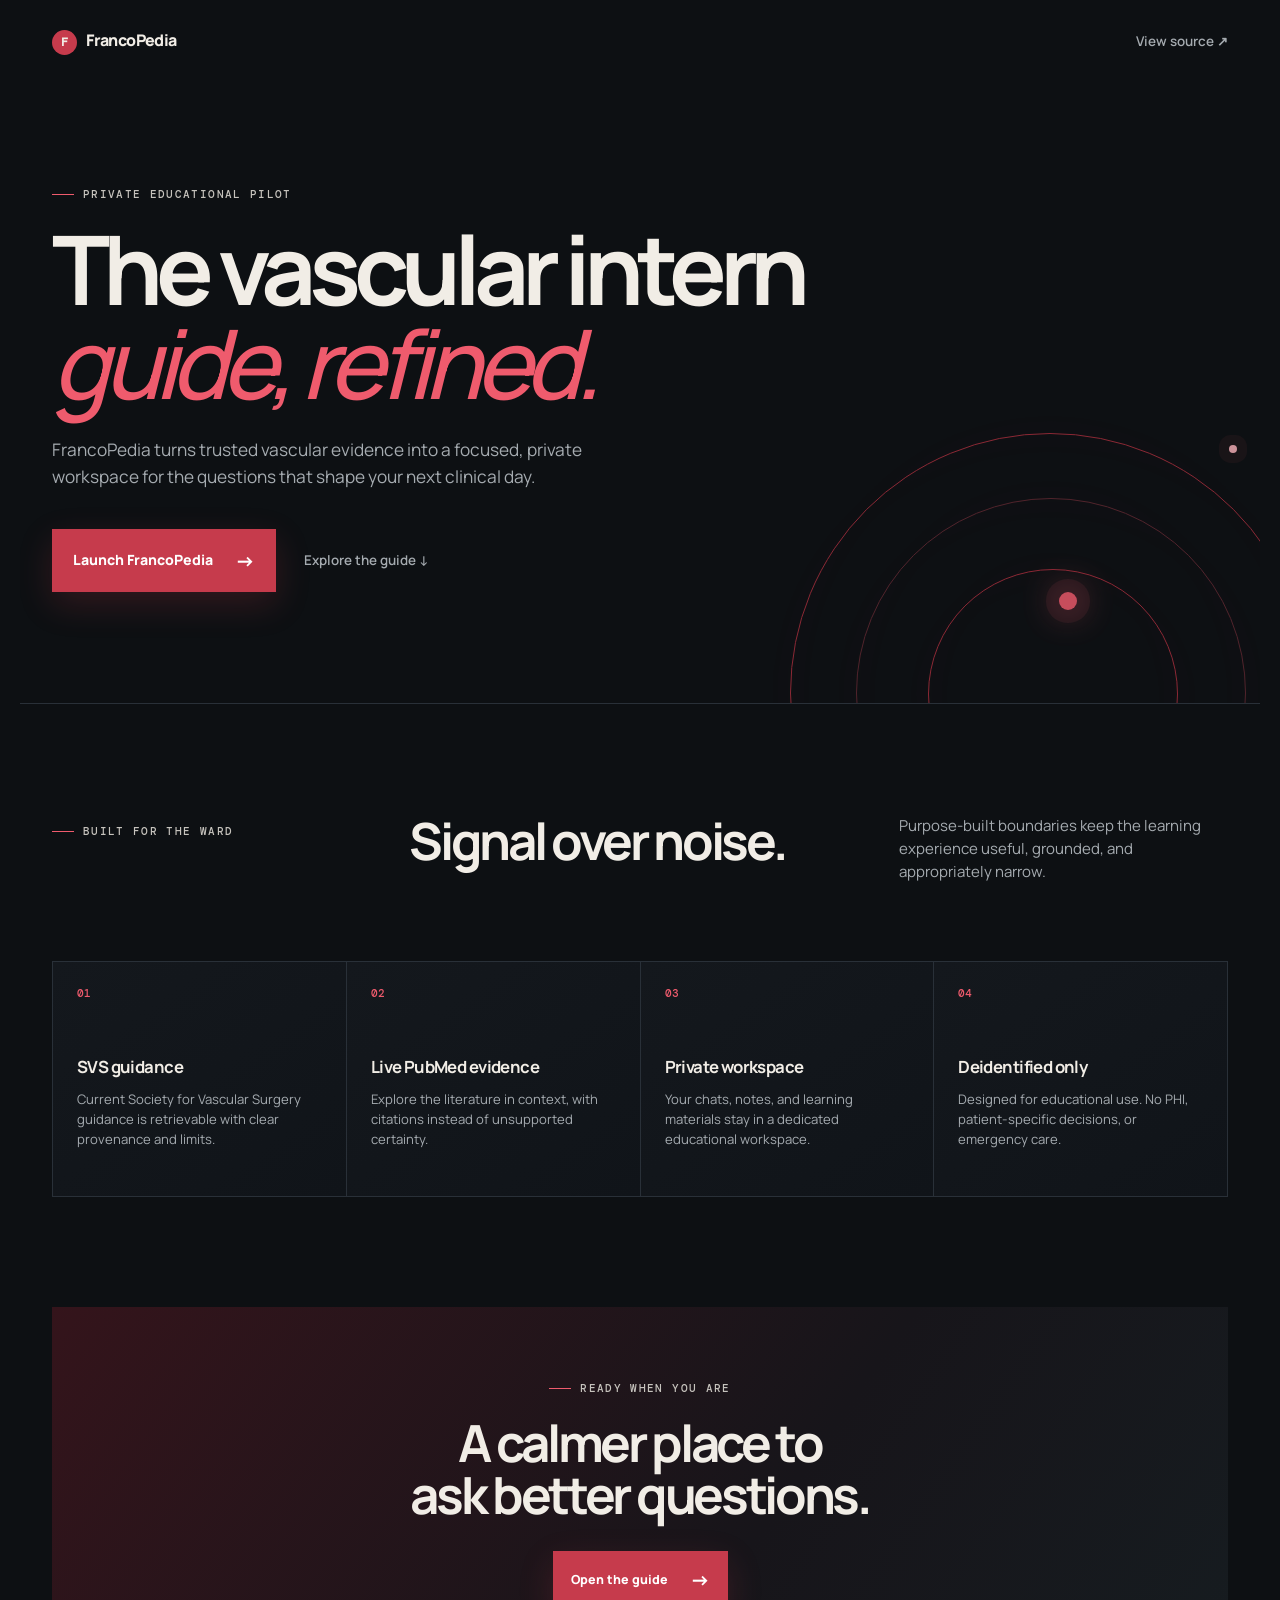
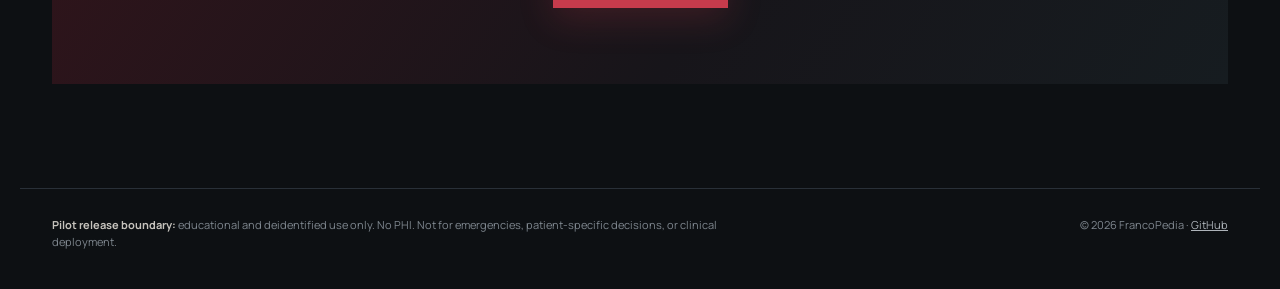
<file: index.html>
<!doctype html><html lang="en"><head><meta charset="utf-8"><meta name="viewport" content="width=device-width,initial-scale=1"><meta http-equiv="refresh" content="0; url=landing/"><link rel="canonical" href="landing/"><title>FrancoPedia</title></head><body><p><a href="landing/">Open FrancoPedia</a></p></body></html>
</file>
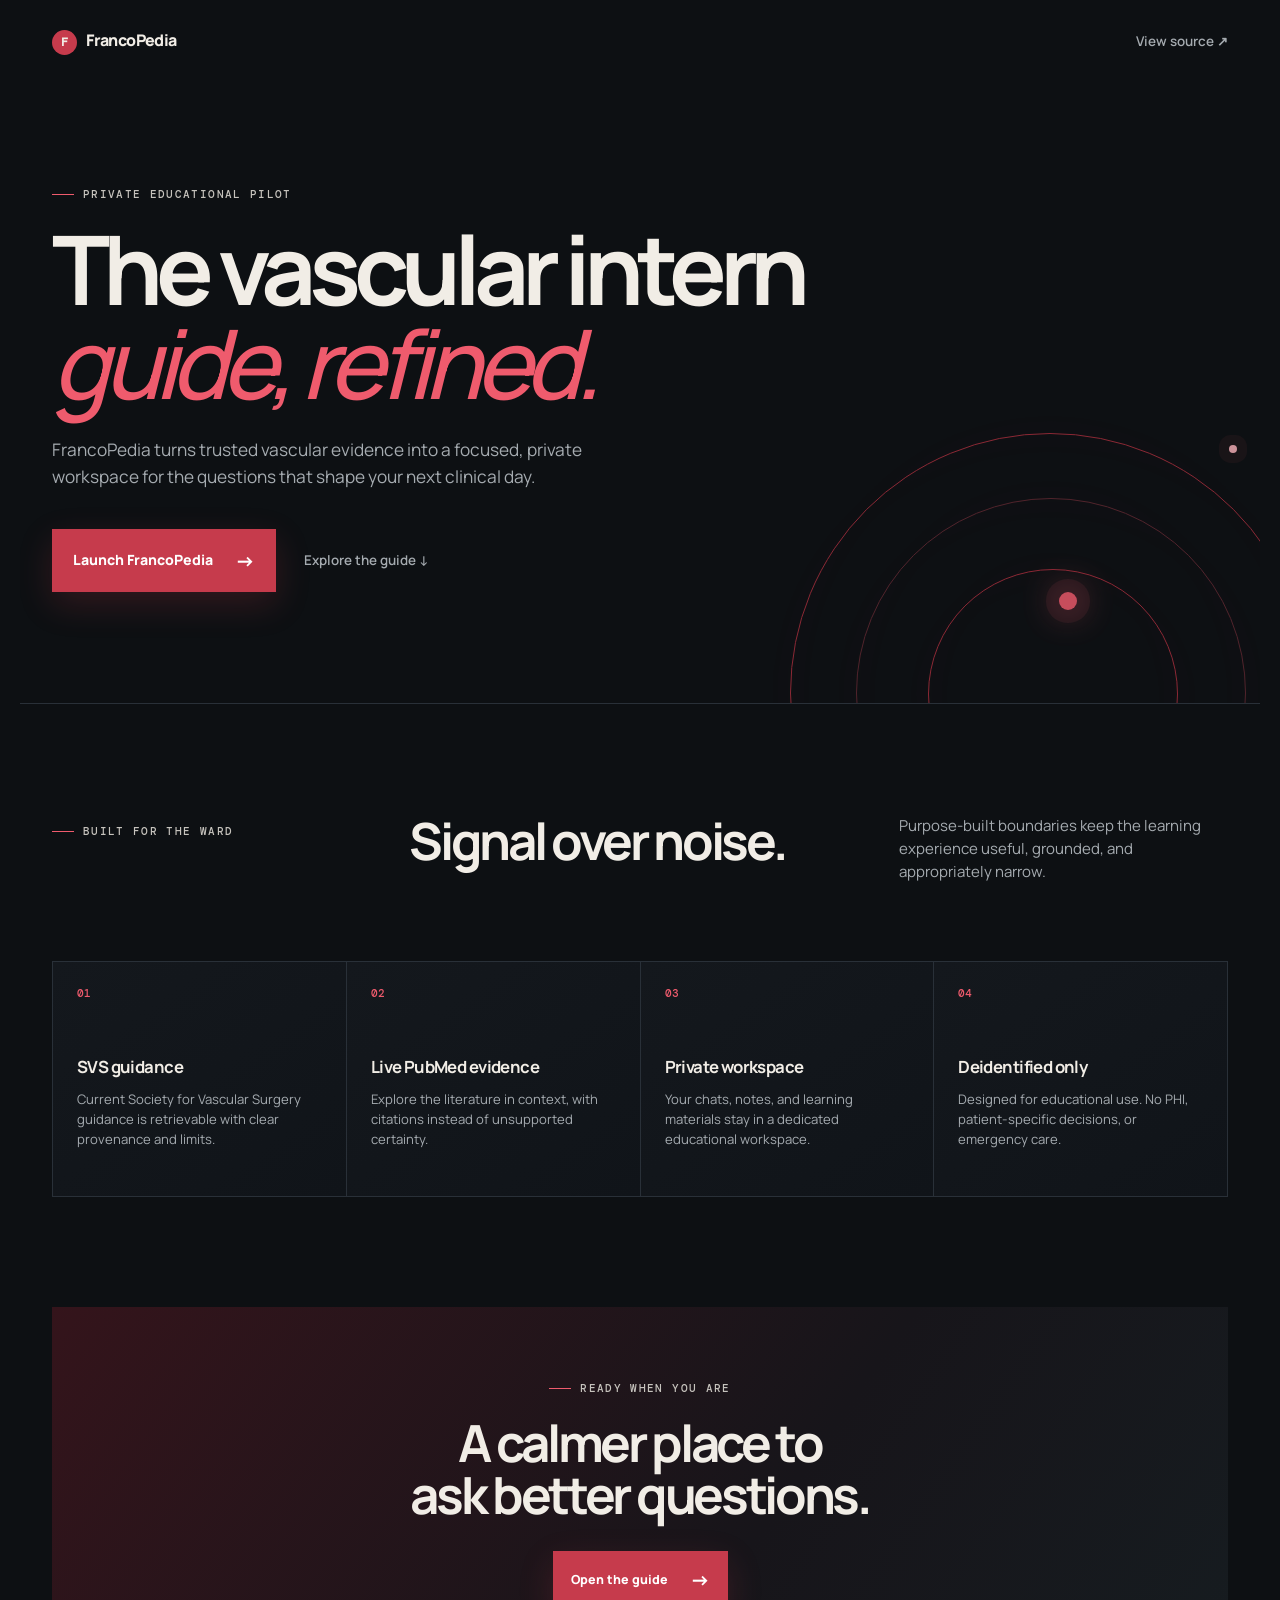
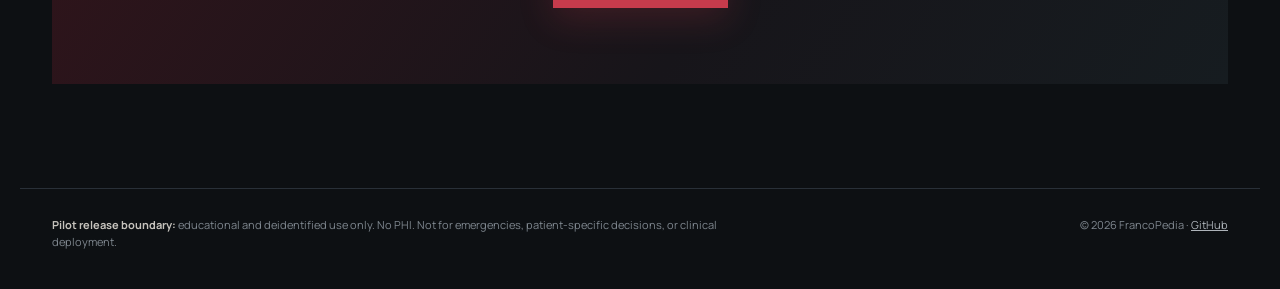
<file: landing/index.html>
<!doctype html>
<html lang="en">
<head>
  <meta charset="utf-8">
  <meta name="viewport" content="width=device-width, initial-scale=1">
  <meta name="description" content="FrancoPedia — a private, deidentified educational workspace for vascular interns.">
  <title>FrancoPedia — The Vascular Intern Guide</title>
  <link rel="preconnect" href="https://fonts.googleapis.com">
  <link rel="preconnect" href="https://fonts.gstatic.com" crossorigin>
  <link href="https://fonts.googleapis.com/css2?family=DM+Mono:wght@400;500&family=Manrope:wght@400;500;600;700;800&display=swap" rel="stylesheet">
  <link rel="stylesheet" href="style.css">
</head>
<body>
  <main>
    <nav class="nav" aria-label="Primary navigation">
      <a class="brand" href="../" aria-label="FrancoPedia home"><span class="brand-mark">F</span> FrancoPedia</a>
      <a class="nav-link" href="https://github.com/momomojo/francopedia">View source <span aria-hidden="true">↗</span></a>
    </nav>

    <section class="hero" aria-labelledby="hero-heading">
      <p class="eyebrow"><span></span> PRIVATE EDUCATIONAL PILOT</p>
      <h1 id="hero-heading">The vascular intern<br><em>guide, refined.</em></h1>
      <p class="lede">FrancoPedia turns trusted vascular evidence into a focused, private workspace for the questions that shape your next clinical day.</p>
      <div class="actions">
        <a class="launch" href="https://agents-mac-mini.tail1339c4.ts.net:10000">Launch FrancoPedia <span aria-hidden="true">→</span></a>
        <a class="quiet-link" href="#principles">Explore the guide <span aria-hidden="true">↓</span></a>
      </div>
      <div class="signal" aria-hidden="true">
        <div class="vessel vessel-a"></div><div class="vessel vessel-b"></div><div class="vessel vessel-c"></div>
        <div class="pulse"></div><div class="pulse pulse-two"></div>
      </div>
    </section>

    <section id="principles" class="principles" aria-labelledby="principles-heading">
      <div class="section-intro">
        <p class="eyebrow"><span></span> BUILT FOR THE WARD</p>
        <h2 id="principles-heading">Signal over noise.</h2>
        <p>Purpose-built boundaries keep the learning experience useful, grounded, and appropriately narrow.</p>
      </div>
      <div class="cards">
        <article class="card"><div class="card-no">01</div><h3>SVS guidance</h3><p>Current Society for Vascular Surgery guidance is retrievable with clear provenance and limits.</p></article>
        <article class="card"><div class="card-no">02</div><h3>Live PubMed evidence</h3><p>Explore the literature in context, with citations instead of unsupported certainty.</p></article>
        <article class="card"><div class="card-no">03</div><h3>Private workspace</h3><p>Your chats, notes, and learning materials stay in a dedicated educational workspace.</p></article>
        <article class="card"><div class="card-no">04</div><h3>Deidentified only</h3><p>Designed for educational use. No PHI, patient-specific decisions, or emergency care.</p></article>
      </div>
    </section>

    <section class="callout" aria-labelledby="callout-heading">
      <p class="eyebrow"><span></span> READY WHEN YOU ARE</p>
      <h2 id="callout-heading">A calmer place to<br>ask better questions.</h2>
      <a class="launch launch-small" href="https://agents-mac-mini.tail1339c4.ts.net:10000">Open the guide <span aria-hidden="true">→</span></a>
    </section>
  </main>
  <footer>
    <p><strong>Pilot release boundary:</strong> educational and deidentified use only. No PHI. Not for emergencies, patient-specific decisions, or clinical deployment.</p>
    <p>© <span id="year"></span> FrancoPedia · <a href="https://github.com/momomojo/francopedia">GitHub</a></p>
  </footer>
  <script>document.getElementById('year').textContent = new Date().getFullYear();</script>
</body>
</html>
</file>
<file: landing/style.css>
:root{--ink:#0d1013;--panel:#14181d;--line:#293038;--cream:#f1ede6;--muted:#a5abb0;--red:#c63b4c;--red-bright:#ef5b6d;--mono:'DM Mono',monospace;--sans:'Manrope',sans-serif}*{box-sizing:border-box}html{scroll-behavior:smooth}body{margin:0;background:var(--ink);color:var(--cream);font-family:var(--sans);line-height:1.55}.nav{max-width:1240px;margin:auto;padding:28px 32px;display:flex;justify-content:space-between;align-items:center}.brand{color:var(--cream);font-weight:800;text-decoration:none;letter-spacing:-.04em}.brand-mark{display:inline-grid;place-items:center;width:25px;height:25px;margin-right:7px;border-radius:50%;background:var(--red);font-family:var(--mono);font-size:.75rem;letter-spacing:0}.nav-link,.quiet-link{color:var(--muted);text-decoration:none;font-size:.84rem;font-weight:600}.nav-link:hover,.quiet-link:hover,footer a:hover{color:var(--cream)}.hero{position:relative;min-height:620px;max-width:1240px;margin:auto;padding:106px 32px 88px;overflow:hidden}.eyebrow{display:flex;align-items:center;gap:9px;margin:0 0 22px;color:#c6c3bd;font:500 .7rem/1 var(--mono);letter-spacing:.12em}.eyebrow span{display:block;width:22px;height:1px;background:var(--red-bright)}h1,h2,h3,p{margin-top:0}h1{position:relative;z-index:1;max-width:850px;margin-bottom:27px;font-size:clamp(3.1rem,7.5vw,6.8rem);letter-spacing:-.075em;line-height:.98}h1 em{color:var(--red-bright);font-weight:500}.lede{position:relative;z-index:1;max-width:555px;color:var(--muted);font-size:1.08rem}.actions{position:relative;z-index:1;display:flex;align-items:center;gap:28px;margin-top:38px}.launch{display:inline-flex;gap:22px;align-items:center;padding:16px 21px;background:var(--red);color:white;text-decoration:none;font-size:.88rem;font-weight:800;box-shadow:0 12px 35px #c63b4c33;transition:transform .2s,background .2s}.launch:hover{background:var(--red-bright);transform:translateY(-2px)}.launch span{font-size:1.25rem}.signal{position:absolute;right:-50px;bottom:-25px;width:55%;height:92%;opacity:.82}.vessel{position:absolute;border:1px solid #a72e3d;border-radius:50%;filter:drop-shadow(0 0 18px #c63b4c66)}.vessel-a{width:520px;height:520px;right:0;bottom:-225px}.vessel-b{width:390px;height:390px;right:64px;bottom:-160px;border-color:#612832}.vessel-c{width:250px;height:250px;right:132px;bottom:-91px}.pulse{position:absolute;right:233px;bottom:118px;width:18px;height:18px;border-radius:50%;background:var(--red-bright);box-shadow:0 0 0 13px #ef5b6d19,0 0 35px 6px #ef5b6d77}.pulse-two{right:73px;bottom:275px;width:8px;height:8px;background:#f7b0b8;box-shadow:0 0 0 10px #ef5b6d11}.principles{max-width:1240px;margin:auto;padding:110px 32px;border-top:1px solid var(--line)}.section-intro{display:grid;grid-template-columns:1fr 1.4fr 1fr;gap:28px;align-items:start;margin-bottom:52px}.section-intro .eyebrow{margin-top:12px}.section-intro h2,.callout h2{font-size:clamp(2.2rem,4vw,4rem);letter-spacing:-.065em;line-height:1.02}.section-intro>p:last-child{color:var(--muted);font-size:.94rem}.cards{display:grid;grid-template-columns:repeat(4,1fr);border-top:1px solid var(--line);border-left:1px solid var(--line)}.card{min-height:235px;padding:24px;border-right:1px solid var(--line);border-bottom:1px solid var(--line);background:linear-gradient(145deg,#14181d 0%,#101419 100%)}.card:hover{background:#181c22}.card-no{margin-bottom:54px;color:var(--red-bright);font:500 .7rem var(--mono)}h3{margin-bottom:9px;font-size:1.05rem;letter-spacing:-.035em}.card p{color:var(--muted);font-size:.82rem}.callout{max-width:1176px;margin:0 auto 104px;padding:76px 0;text-align:center;background:linear-gradient(125deg,#34141b,#17151a 60%,#161c20)}.callout .eyebrow{justify-content:center}.callout h2{margin-bottom:31px}.launch-small{padding:13px 18px;font-size:.78rem}footer{max-width:1240px;margin:auto;padding:27px 32px 39px;display:flex;justify-content:space-between;gap:32px;border-top:1px solid var(--line);color:#7f878f;font-size:.69rem}footer p{max-width:690px;margin:0}footer strong{color:#c6c3bd}footer a{color:#aeb4ba}@media(max-width:760px){.nav,.hero,.principles,footer{padding-left:21px;padding-right:21px}.hero{min-height:630px;padding-top:80px}.signal{width:105%;right:-150px;opacity:.48}.actions{align-items:flex-start;flex-direction:column;gap:20px}.section-intro{display:block}.section-intro .eyebrow{margin-bottom:27px}.cards{grid-template-columns:1fr 1fr}.callout{margin-bottom:60px;padding:65px 21px}footer{display:block}footer p+ p{margin-top:15px}}@media(max-width:430px){.cards{grid-template-columns:1fr}.card{min-height:auto}.card-no{margin-bottom:33px}h1{font-size:3.2rem}.nav-link{font-size:.72rem}}
</file>
